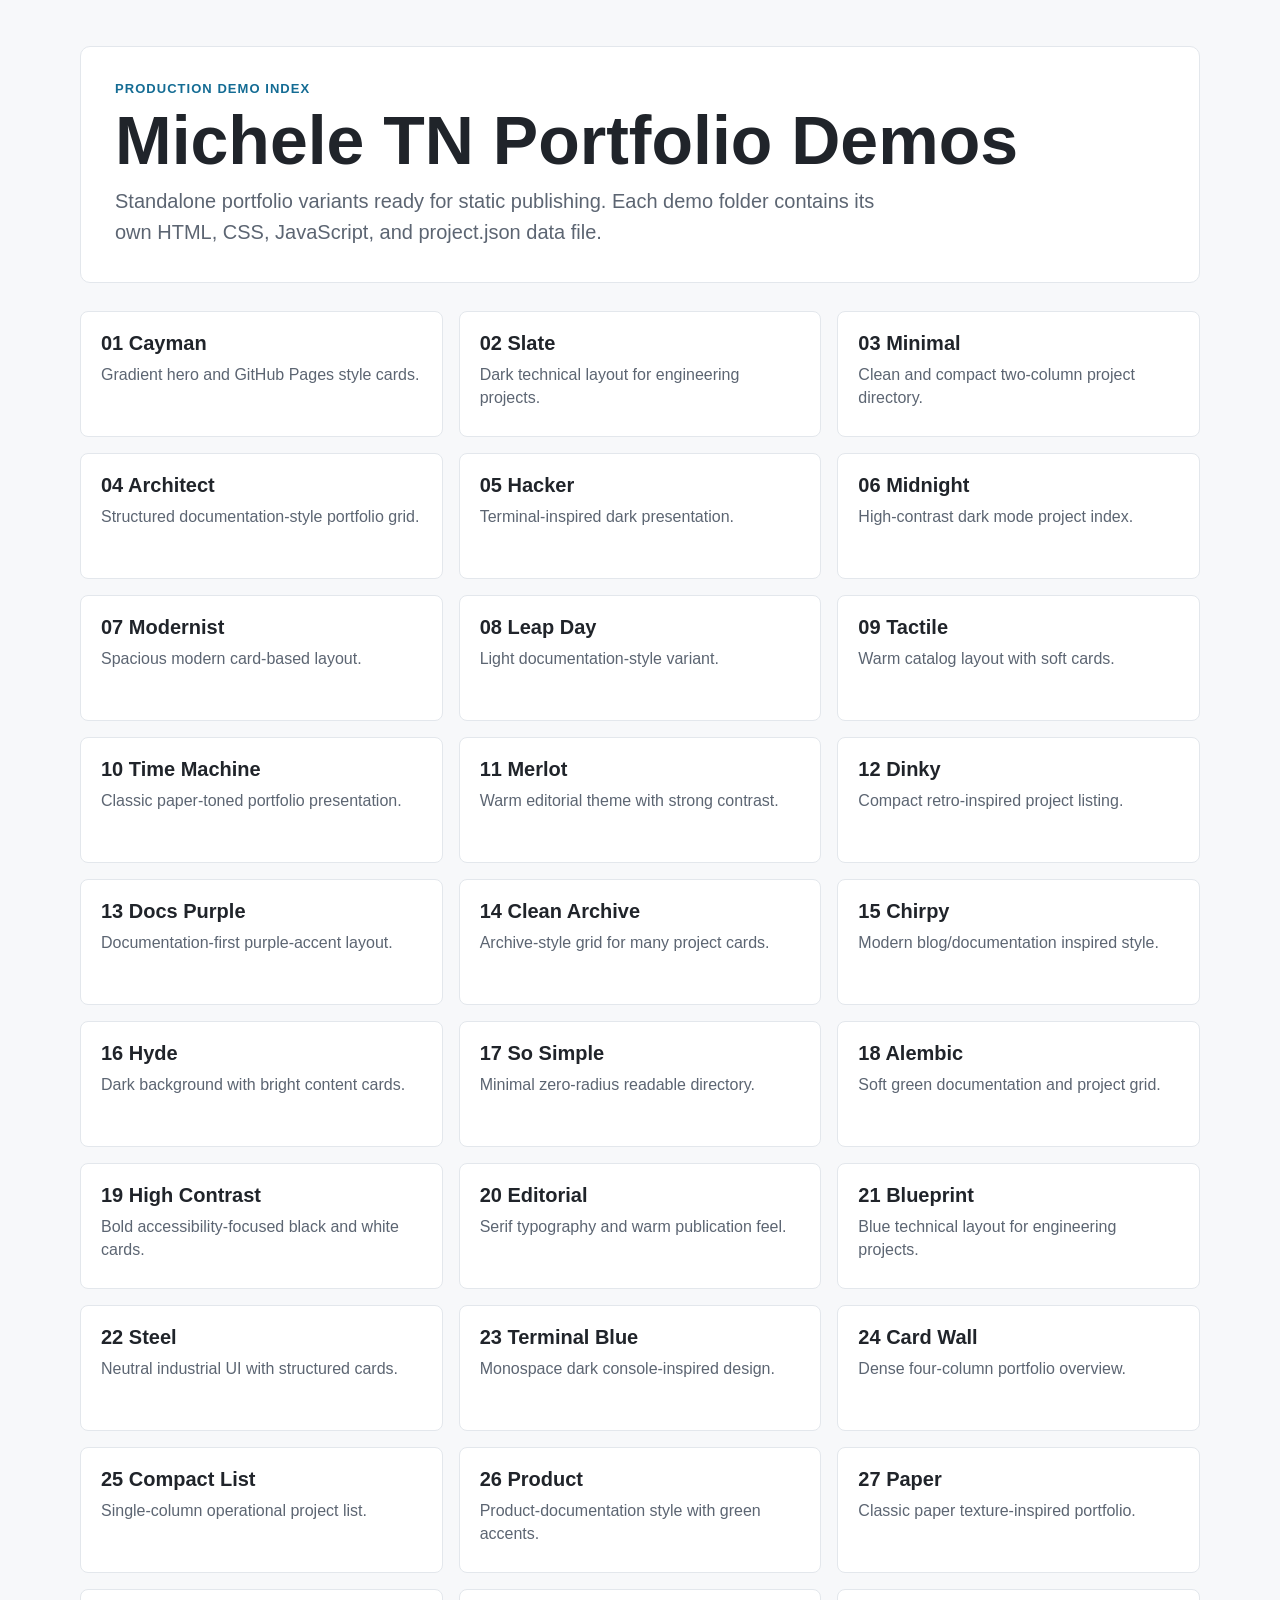
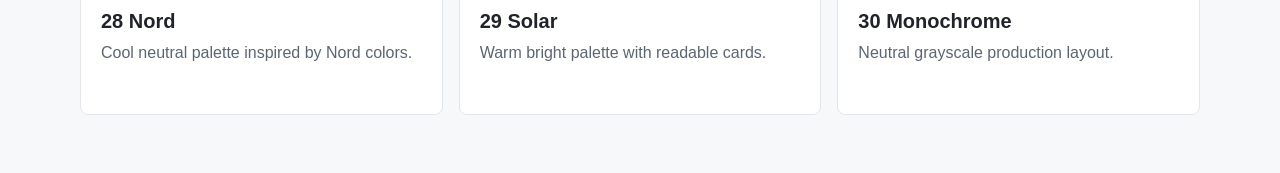
<file: index.html>
<!doctype html>
<html lang="en">
  <head>
    <meta charset="utf-8">
    <meta name="viewport" content="width=device-width, initial-scale=1">
    <title>Michele TN Portfolio Demos</title>
    <meta name="description" content="Production index for standalone GitHub Pages portfolio demos.">
    <style>
      * {
        box-sizing: border-box;
      }

      body {
        margin: 0;
        color: #20242a;
        background: #f7f8fa;
        font-family: -apple-system, BlinkMacSystemFont, "Segoe UI", sans-serif;
      }

      main {
        width: min(1120px, calc(100% - 32px));
        margin: 0 auto;
        padding: 46px 0 58px;
      }

      .hero {
        margin-bottom: 28px;
        padding: 34px;
        border: 1px solid #e3e7ec;
        border-radius: 10px;
        background: #fff;
      }

      .eyebrow {
        margin: 0 0 10px;
        color: #146c94;
        font-size: 13px;
        font-weight: 800;
        letter-spacing: .08em;
        text-transform: uppercase;
      }

      h1 {
        margin: 0 0 12px;
        font-size: clamp(36px, 6vw, 68px);
        line-height: 1;
      }

      .lead {
        max-width: 780px;
        margin: 0;
        color: #5c6572;
        font-size: 20px;
        line-height: 1.55;
      }

      .demo-grid {
        display: grid;
        grid-template-columns: repeat(3, minmax(0, 1fr));
        gap: 16px;
      }

      .demo-card {
        display: flex;
        flex-direction: column;
        min-height: 126px;
        padding: 20px;
        border: 1px solid #e3e7ec;
        border-radius: 8px;
        background: #fff;
        color: #20242a;
        text-decoration: none;
        transition: transform .16s ease, border-color .16s ease, box-shadow .16s ease;
      }

      .demo-card:hover {
        transform: translateY(-3px);
        border-color: #146c94;
        box-shadow: 0 12px 28px rgba(20, 108, 148, .12);
      }

      .demo-card strong {
        display: block;
        margin-bottom: 8px;
        font-size: 20px;
      }

      .demo-card span {
        color: #5c6572;
        line-height: 1.45;
      }

      @media (max-width: 880px) {
        .demo-grid {
          grid-template-columns: repeat(2, minmax(0, 1fr));
        }
      }

      @media (max-width: 620px) {
        main {
          width: min(100% - 24px, 1120px);
          padding-top: 24px;
        }

        .hero {
          padding: 24px;
        }

        .demo-grid {
          grid-template-columns: 1fr;
        }
      }
    </style>
  </head>
  <body>
    <main>
      <section class="hero">
        <p class="eyebrow">Production Demo Index</p>
        <h1>Michele TN Portfolio Demos</h1>
        <p class="lead">Standalone portfolio variants ready for static publishing. Each demo folder contains its own HTML, CSS, JavaScript, and project.json data file.</p>
      </section>

      <section class="demo-grid" aria-label="Portfolio demo links">
        <a class="demo-card" href="01-cayman/"><strong>01 Cayman</strong><span>Gradient hero and GitHub Pages style cards.</span></a>
        <a class="demo-card" href="02-slate/"><strong>02 Slate</strong><span>Dark technical layout for engineering projects.</span></a>
        <a class="demo-card" href="03-minimal/"><strong>03 Minimal</strong><span>Clean and compact two-column project directory.</span></a>
        <a class="demo-card" href="04-architect/"><strong>04 Architect</strong><span>Structured documentation-style portfolio grid.</span></a>
        <a class="demo-card" href="05-hacker/"><strong>05 Hacker</strong><span>Terminal-inspired dark presentation.</span></a>
        <a class="demo-card" href="06-midnight/"><strong>06 Midnight</strong><span>High-contrast dark mode project index.</span></a>
        <a class="demo-card" href="07-modernist/"><strong>07 Modernist</strong><span>Spacious modern card-based layout.</span></a>
        <a class="demo-card" href="08-leap-day/"><strong>08 Leap Day</strong><span>Light documentation-style variant.</span></a>
        <a class="demo-card" href="09-tactile/"><strong>09 Tactile</strong><span>Warm catalog layout with soft cards.</span></a>
        <a class="demo-card" href="10-time-machine/"><strong>10 Time Machine</strong><span>Classic paper-toned portfolio presentation.</span></a>
        <a class="demo-card" href="11-merlot/"><strong>11 Merlot</strong><span>Warm editorial theme with strong contrast.</span></a>
        <a class="demo-card" href="12-dinky/"><strong>12 Dinky</strong><span>Compact retro-inspired project listing.</span></a>
        <a class="demo-card" href="13-docs-purple/"><strong>13 Docs Purple</strong><span>Documentation-first purple-accent layout.</span></a>
        <a class="demo-card" href="14-clean-archive/"><strong>14 Clean Archive</strong><span>Archive-style grid for many project cards.</span></a>
        <a class="demo-card" href="15-chirpy/"><strong>15 Chirpy</strong><span>Modern blog/documentation inspired style.</span></a>
        <a class="demo-card" href="16-hyde/"><strong>16 Hyde</strong><span>Dark background with bright content cards.</span></a>
        <a class="demo-card" href="17-so-simple/"><strong>17 So Simple</strong><span>Minimal zero-radius readable directory.</span></a>
        <a class="demo-card" href="18-alembic/"><strong>18 Alembic</strong><span>Soft green documentation and project grid.</span></a>
        <a class="demo-card" href="19-high-contrast/"><strong>19 High Contrast</strong><span>Bold accessibility-focused black and white cards.</span></a>
        <a class="demo-card" href="20-editorial/"><strong>20 Editorial</strong><span>Serif typography and warm publication feel.</span></a>
        <a class="demo-card" href="21-blueprint/"><strong>21 Blueprint</strong><span>Blue technical layout for engineering projects.</span></a>
        <a class="demo-card" href="22-steel/"><strong>22 Steel</strong><span>Neutral industrial UI with structured cards.</span></a>
        <a class="demo-card" href="23-terminal-blue/"><strong>23 Terminal Blue</strong><span>Monospace dark console-inspired design.</span></a>
        <a class="demo-card" href="24-card-wall/"><strong>24 Card Wall</strong><span>Dense four-column portfolio overview.</span></a>
        <a class="demo-card" href="25-compact-list/"><strong>25 Compact List</strong><span>Single-column operational project list.</span></a>
        <a class="demo-card" href="26-product/"><strong>26 Product</strong><span>Product-documentation style with green accents.</span></a>
        <a class="demo-card" href="27-paper/"><strong>27 Paper</strong><span>Classic paper texture-inspired portfolio.</span></a>
        <a class="demo-card" href="28-nord/"><strong>28 Nord</strong><span>Cool neutral palette inspired by Nord colors.</span></a>
        <a class="demo-card" href="29-solar/"><strong>29 Solar</strong><span>Warm bright palette with readable cards.</span></a>
        <a class="demo-card" href="30-monochrome/"><strong>30 Monochrome</strong><span>Neutral grayscale production layout.</span></a>
      </section>
    </main>
  </body>
</html>
</file>
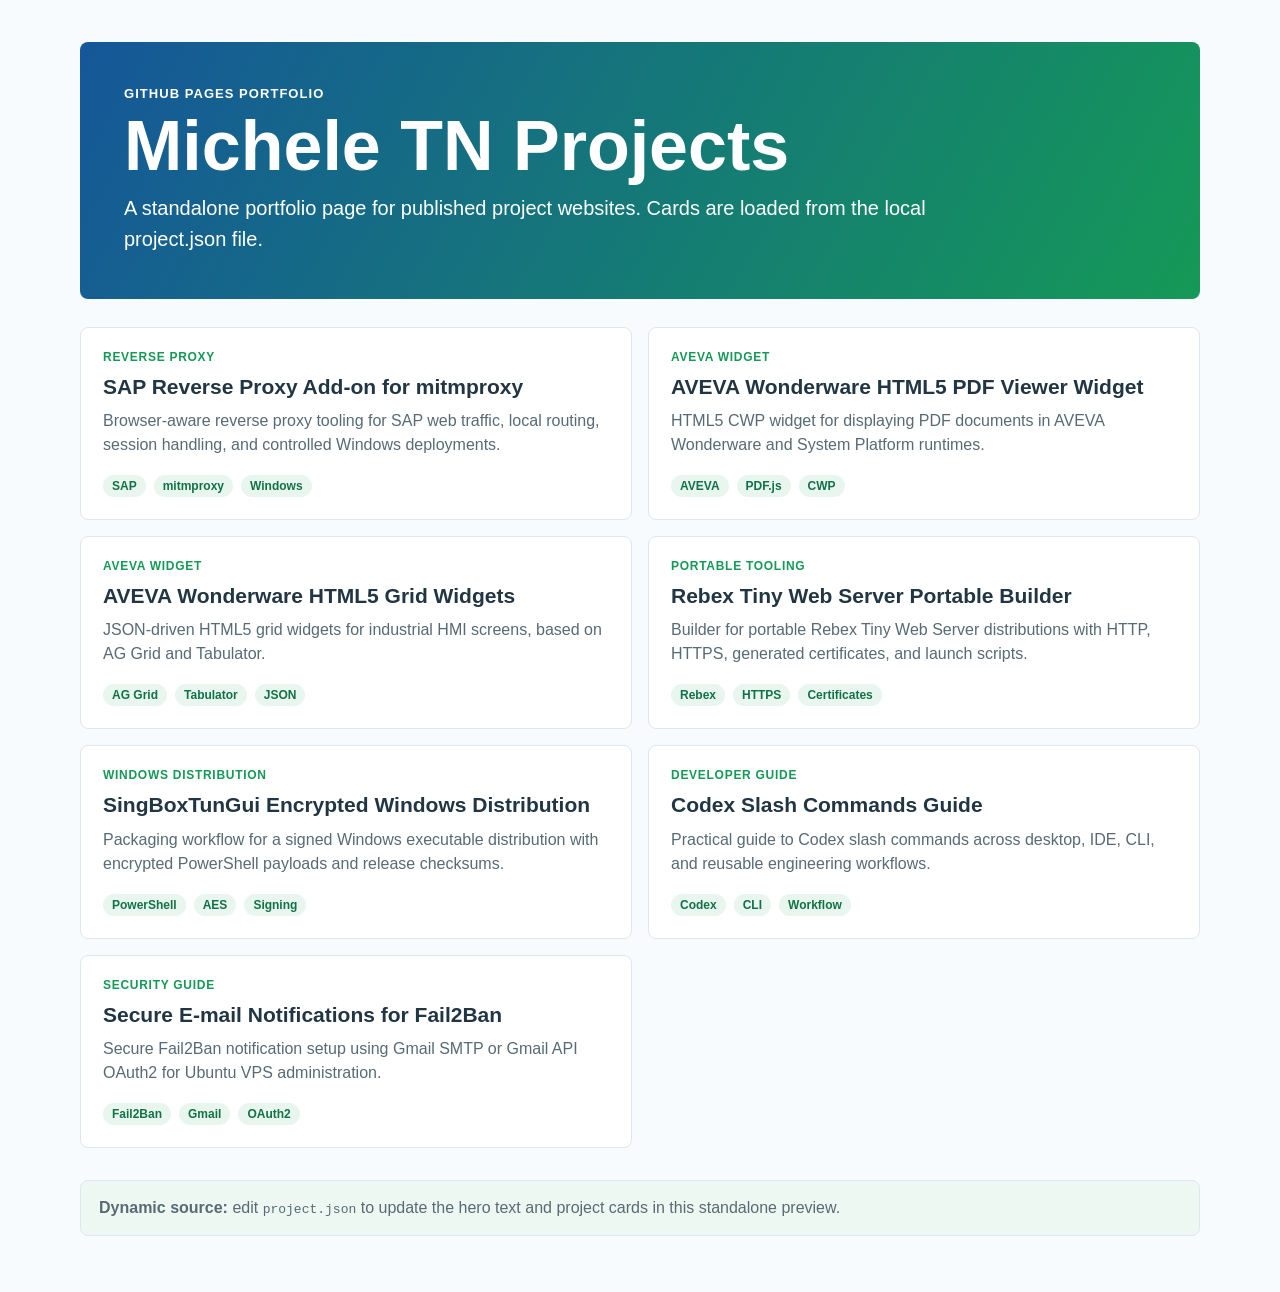
<file: 01-cayman/index.html>
<!doctype html>
<html lang="en">
  <head>
    <meta charset="utf-8">
    <meta name="viewport" content="width=device-width, initial-scale=1">
    <title>Michele TN Projects</title>
    <meta name="description" content="A production-ready portfolio of published GitHub Pages projects.">
    <link rel="stylesheet" href="assets/css/style.css">
  </head>
  <body>
    <main class="page-shell">
      <section class="hero">
        <p id="portfolio-eyebrow" class="eyebrow"></p>
        <h1 id="portfolio-title"></h1>
        <p id="portfolio-description" class="lead"></p>
      </section>
      <section id="project-grid" class="project-grid" aria-label="Project links"></section>
      <section class="maintenance-note">
        <strong>Dynamic source:</strong> edit <code>project.json</code> to update the hero text and project cards in this standalone preview.
      </section>
    </main>
    <script src="assets/js/projects.js"></script>
  </body>
</html>
</file>
<file: 01-cayman/assets/css/style.css>
:root { --bg:#f8fbfd; --text:#213642; --muted:#586a74; --accent:#159957; --hero-bg:linear-gradient(120deg,#155799,#159957); --hero-padding:44px; --hero-border:0; --radius:8px; --grid:repeat(2,minmax(0,1fr)); --card-height:190px; --card-bg:#fff; --card-text:#213642; --card-muted:#586a74; --card-border:1px solid #dce7ef; --card-shadow:none; --hover-shadow:0 12px 30px rgba(21,153,87,.14); --tag-bg:#e8f6ef; --tag-text:#127247; --note-bg:#eef8f3; } .hero,.hero .lead,.hero .eyebrow{color:#fff;}
* { box-sizing: border-box; }
body { margin: 0; color: var(--text); background: var(--bg); font-family: var(--font, -apple-system, BlinkMacSystemFont, "Segoe UI", sans-serif); }
.page-shell { width: min(var(--shell, 1120px), calc(100% - 32px)); margin: 0 auto; padding: var(--page-padding, 42px 0 56px); }
.hero { margin-bottom: 28px; padding: var(--hero-padding); border: var(--hero-border); border-radius: var(--radius); background: var(--hero-bg); box-shadow: var(--hero-shadow, none); }
.eyebrow { margin: 0 0 10px; color: var(--accent); font-size: 13px; font-weight: 800; letter-spacing: .08em; text-transform: uppercase; }
h1 { margin: 0 0 12px; font-size: clamp(36px, 6vw, var(--h1-max, 70px)); line-height: 1; letter-spacing: 0; }
.lead { max-width: 820px; margin: 0; color: var(--muted); font-size: 20px; line-height: 1.55; }
.project-grid { display: grid; grid-template-columns: var(--grid); gap: var(--gap, 16px); }
.project-card { display: flex; flex-direction: column; min-height: var(--card-height); padding: var(--card-padding, 22px); border: var(--card-border); border-radius: var(--radius); background: var(--card-bg); color: var(--card-text); text-decoration: none; box-shadow: var(--card-shadow); transition: transform .16s ease, border-color .16s ease, box-shadow .16s ease, background .16s ease; }
.project-card:hover { transform: translateY(var(--hover-lift, -3px)); border-color: var(--accent); box-shadow: var(--hover-shadow); text-decoration: none; }
.project-category { color: var(--accent); font-size: 12px; font-weight: 800; letter-spacing: .06em; text-transform: uppercase; }
.project-card strong { margin: 10px 0; font-size: var(--card-title, 21px); line-height: 1.2; }
.project-description { color: var(--card-muted); line-height: 1.5; }
.project-tags { display: flex; flex-wrap: wrap; gap: 8px; margin-top: auto; padding-top: 18px; }
.project-tags em { padding: 4px 9px; border-radius: var(--tag-radius, 999px); background: var(--tag-bg); color: var(--tag-text); font-size: 12px; font-style: normal; font-weight: 800; }
.maintenance-note { margin-top: 32px; padding: 18px; border: var(--card-border); border-radius: var(--radius); background: var(--note-bg); color: var(--muted); }
@media (max-width: 920px) { .project-grid { grid-template-columns: repeat(2, minmax(0, 1fr)); } }
@media (max-width: 680px) { .page-shell { width: min(100% - 24px, var(--shell, 1120px)); padding-top: 24px; } .project-grid { grid-template-columns: 1fr; } }
</file>
